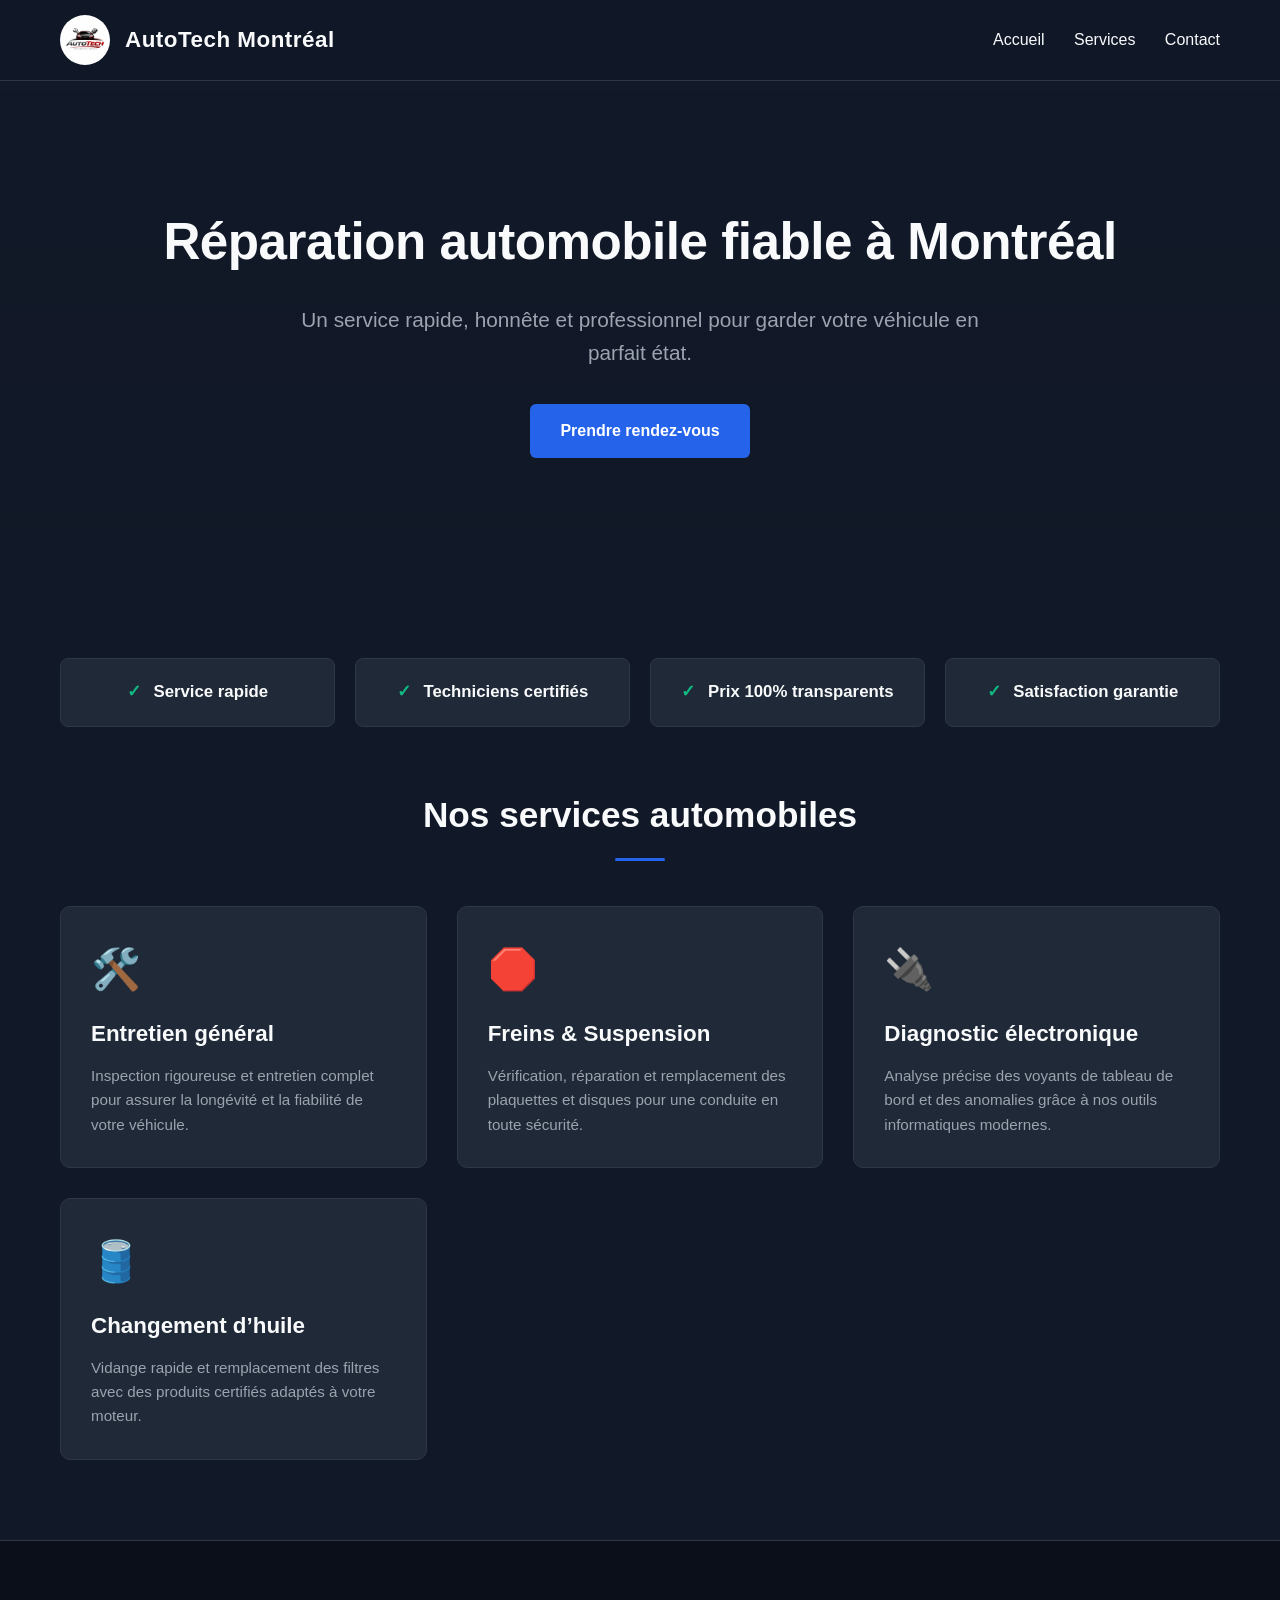
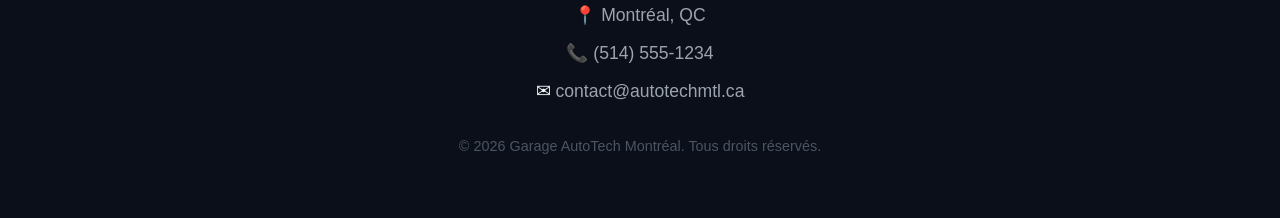
<file: index.html>
<!doctype html>
<html lang="fr">
  <head>
    <meta charset="UTF-8" />
    <meta name="viewport" content="width=device-width, initial-scale=1.0" />
    <title>Garage AutoTech Montréal | Réparation & Entretien</title>
    <style>
      /* --- RESET & VARIABLES --- */
      * {
        margin: 0;
        padding: 0;
        box-sizing: border-box;
        font-family: "Segoe UI", Tahoma, Geneva, Verdana, sans-serif;
      }
      :root {
        --bg-dark: #111827; /* Bleu nuit très profond */
        --bg-card: #1f2937; /* Gris/bleu pour les cartes */
        --primary-blue: #2563eb; /* Bleu vif pour les accents */
        --text-light: #f9fafb; /* Blanc cassé pour la lisibilité */
        --text-muted: #9ca3af; /* Gris pour les textes secondaires */
        --success: #10b981; /* Vert pour les badges de confiance */
      }

      body {
        background-color: var(--bg-dark);
        color: var(--text-light);
        line-height: 1.6;
      }

      /* --- EN-TÊTE / NAVIGATION --- */
      header {
        background-color: rgba(17, 24, 39, 0.95);
        position: sticky;
        top: 0;
        z-index: 100;
        border-bottom: 1px solid #2d3748;
        backdrop-filter: blur(5px);
      }
      .nav-container {
        max-width: 1200px;
        margin: 0 auto;
        display: flex;
        justify-content: space-between;
        align-items: center;
        padding: 15px 20px;
      }
      .logo-block {
        display: flex;
        align-items: center;
        gap: 15px;
      }
      .logo-img {
        height: 50px;
        width: 50px;
        object-fit: contain;
        border-radius: 50%; /* Arrondit proprement l'ancien carré blanc */
        background-color: white;
        padding: 2px;
      }
      .logo-title {
        font-size: 1.4rem;
        font-weight: bold;
        letter-spacing: 0.5px;
      }
      nav a {
        color: var(--text-light);
        text-decoration: none;
        margin-left: 25px;
        font-weight: 500;
        font-size: 1rem;
        transition: color 0.2s;
      }
      nav a:hover {
        color: var(--primary-blue);
      }

      /* --- HERO SECTION --- */
      .hero {
        text-align: center;
        padding: 120px 20px;
        background:
          linear-gradient(rgba(17, 24, 39, 0.85), rgba(17, 24, 39, 0.95)),
          url("https://images.unsplash.com/photo-1616788494707-ec28f08d05a1?q=80&w=1200")
            no-repeat center center/cover;
      }
      .hero h1 {
        font-size: 3.2rem;
        margin-bottom: 20px;
        font-weight: 800;
        letter-spacing: -0.5px;
      }
      .hero p {
        font-size: 1.3rem;
        color: var(--text-muted);
        max-width: 700px;
        margin: 0 auto 35px auto;
      }
      .btn {
        display: inline-block;
        background-color: var(--primary-blue);
        color: white;
        padding: 14px 30px;
        text-decoration: none;
        border-radius: 6px;
        font-weight: 600;
        transition: all 0.2s ease;
      }
      .btn:hover {
        background-color: #1d4ed8;
        transform: translateY(-2px);
      }

      /* --- STRUCTURE DES SECTIONS --- */
      .container {
        max-width: 1200px;
        margin: 0 auto;
        padding: 80px 20px;
      }
      .section-title {
        text-align: center;
        font-size: 2.2rem;
        margin-bottom: 45px;
        position: relative;
      }
      .section-title::after {
        content: "";
        display: block;
        width: 50px;
        height: 3px;
        background-color: var(--primary-blue);
        margin: 15px auto 0 auto;
        border-radius: 2px;
      }

      /* --- ARGUMENTS CLÉS (BADGES) --- */
      .features-grid {
        display: grid;
        grid-template-columns: repeat(auto-fit, minmax(220px, 1fr));
        gap: 20px;
        margin-bottom: 40px;
      }
      .feature-tag {
        background-color: var(--bg-card);
        border: 1px solid #2d3748;
        padding: 20px;
        border-radius: 8px;
        text-align: center;
        font-weight: 600;
        font-size: 1.05rem;
      }
      .feature-tag span {
        color: var(--success);
        margin-right: 8px;
      }

      /* --- SECTION SERVICES (CARTES MODERNES) --- */
      .services-grid {
        display: grid;
        grid-template-columns: repeat(auto-fit, minmax(300px, 1fr));
        gap: 30px;
      }
      .service-card {
        background-color: var(--bg-card);
        border: 1px solid #2d3748;
        padding: 30px;
        border-radius: 10px;
        transition:
          transform 0.3s ease,
          border-color 0.3s ease;
      }
      .service-card:hover {
        transform: translateY(-5px);
        border-color: var(--primary-blue);
      }
      .service-icon {
        font-size: 2.5rem;
        margin-bottom: 15px;
        display: inline-block;
      }
      .service-card h3 {
        font-size: 1.4rem;
        margin-bottom: 12px;
      }
      .service-card p {
        color: var(--text-muted);
        font-size: 0.95rem;
      }

      /* --- PIED DE PAGE & CONTACT --- */
      footer {
        background-color: #0b0f19;
        border-top: 1px solid #2d3748;
        padding: 60px 20px;
        text-align: center;
      }
      .footer-info {
        display: flex;
        flex-direction: column;
        gap: 10px;
        margin-bottom: 30px;
        font-size: 1.1rem;
      }
      .footer-info span {
        color: var(--text-muted);
      }
      .copyright {
        font-size: 0.9rem;
        color: #4b5563;
      }
    </style>
  </head>
  <body>
    <header>
      <div class="nav-container">
        <div class="logo-block">
          <img src="client/images/logo.png" alt="Logo" class="logo-img" />
          <span class="logo-title">AutoTech Montréal</span>
        </div>
        <nav>
          <a href="#accueil">Accueil</a>
          <a href="#services">Services</a>
          <a href="#contact">Contact</a>
        </nav>
      </div>
    </header>

    <section id="accueil" class="hero">
      <h1>Réparation automobile fiable à Montréal</h1>
      <p>
        Un service rapide, honnête et professionnel pour garder votre véhicule
        en parfait état.
      </p>
      <a href="#contact" class="btn">Prendre rendez-vous</a>
    </section>

    <main class="container">
      <div class="features-grid">
        <div class="feature-tag"><span>✓</span> Service rapide</div>
        <div class="feature-tag"><span>✓</span> Techniciens certifiés</div>
        <div class="feature-tag"><span>✓</span> Prix 100% transparents</div>
        <div class="feature-tag"><span>✓</span> Satisfaction garantie</div>
      </div>

      <section id="services" style="margin-top: 60px">
        <h2 class="section-title">Nos services automobiles</h2>

        <div class="services-grid">
          <div class="service-card">
            <span class="service-icon">🛠️</span>
            <h3>Entretien général</h3>
            <p>
              Inspection rigoureuse et entretien complet pour assurer la
              longévité et la fiabilité de votre véhicule.
            </p>
          </div>

          <div class="service-card">
            <span class="service-icon">🛑</span>
            <h3>Freins & Suspension</h3>
            <p>
              Vérification, réparation et remplacement des plaquettes et disques
              pour une conduite en toute sécurité.
            </p>
          </div>

          <div class="service-card">
            <span class="service-icon">🔌</span>
            <h3>Diagnostic électronique</h3>
            <p>
              Analyse précise des voyants de tableau de bord et des anomalies
              grâce à nos outils informatiques modernes.
            </p>
          </div>

          <div class="service-card">
            <span class="service-icon">🛢️</span>
            <h3>Changement d’huile</h3>
            <p>
              Vidange rapide et remplacement des filtres avec des produits
              certifiés adaptés à votre moteur.
            </p>
          </div>
        </div>
      </section>
    </main>

    <footer id="contact">
      <div class="footer-info">
        <p>📍 <span>Montréal, QC</span></p>
        <p>📞 <span>(514) 555-1234</span></p>
        <p>✉ <span>contact@autotechmtl.ca</span></p>
      </div>
      <p class="copyright">
        © 2026 Garage AutoTech Montréal. Tous droits réservés.
      </p>
    </footer>
  </body>
</html>
</file>
